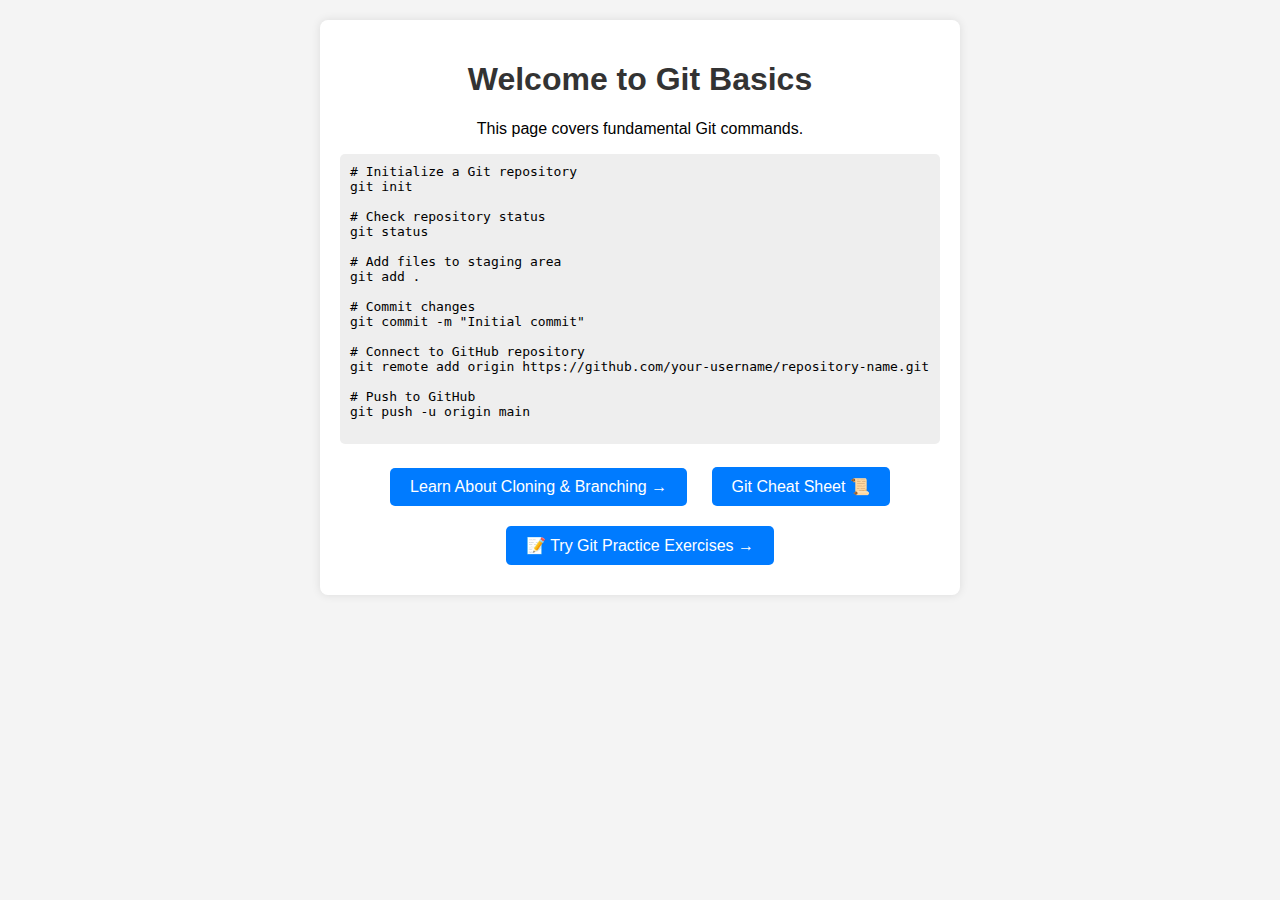
<file: index.html>
<!DOCTYPE html>
<html lang="en">
<head>
    <meta charset="UTF-8">
    <meta name="viewport" content="width=device-width, initial-scale=1.0">
    <title>Git Basics</title>
    <link rel="stylesheet" href="style.css">
</head>
<body>
    <div class="container">
        <h1>Welcome to Git Basics</h1>
        <p>This page covers fundamental Git commands.</p>
        
        <pre>
# Initialize a Git repository
git init

# Check repository status
git status

# Add files to staging area
git add .

# Commit changes
git commit -m "Initial commit"

# Connect to GitHub repository
git remote add origin https://github.com/your-username/repository-name.git

# Push to GitHub
git push -u origin main
        </pre>

        <a href="branching.html" class="btn">Learn About Cloning & Branching →</a>
        <a href="cheat-sheet.html" class="btn">Git Cheat Sheet 📜</a>
        <a href="practice.html" class="btn">📝 Try Git Practice Exercises →</a>
    </div>
</body>
</html>
</file>
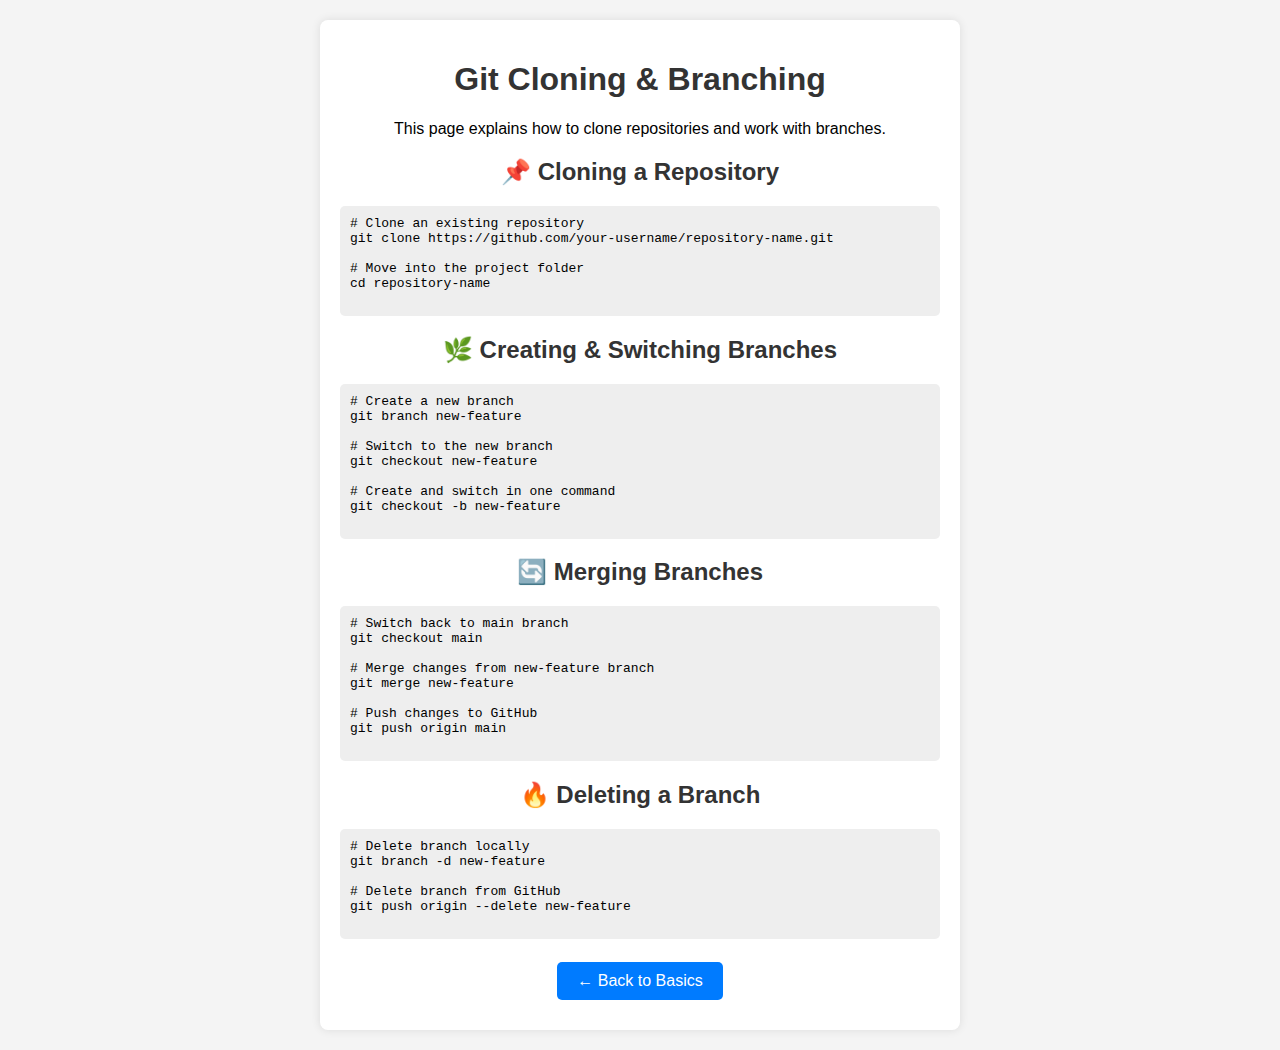
<file: branching.html>
<!DOCTYPE html>
<html lang="en">
<head>
    <meta charset="UTF-8">
    <meta name="viewport" content="width=device-width, initial-scale=1.0">
    <title>Git Cloning & Branching</title>
    <link rel="stylesheet" href="style.css">
</head>
<body>
    <div class="container">
        <h1>Git Cloning & Branching</h1>
        <p>This page explains how to clone repositories and work with branches.</p>

        <h2>📌 Cloning a Repository</h2>
        <pre>
# Clone an existing repository
git clone https://github.com/your-username/repository-name.git

# Move into the project folder
cd repository-name
        </pre>

        <h2>🌿 Creating & Switching Branches</h2>
        <pre>
# Create a new branch
git branch new-feature

# Switch to the new branch
git checkout new-feature

# Create and switch in one command
git checkout -b new-feature
        </pre>

        <h2>🔄 Merging Branches</h2>
        <pre>
# Switch back to main branch
git checkout main

# Merge changes from new-feature branch
git merge new-feature

# Push changes to GitHub
git push origin main
        </pre>

        <h2>🔥 Deleting a Branch</h2>
        <pre>
# Delete branch locally
git branch -d new-feature

# Delete branch from GitHub
git push origin --delete new-feature
        </pre>

        <a href="index.html" class="btn">← Back to Basics</a>
    </div>
</body>
</html>
</file>
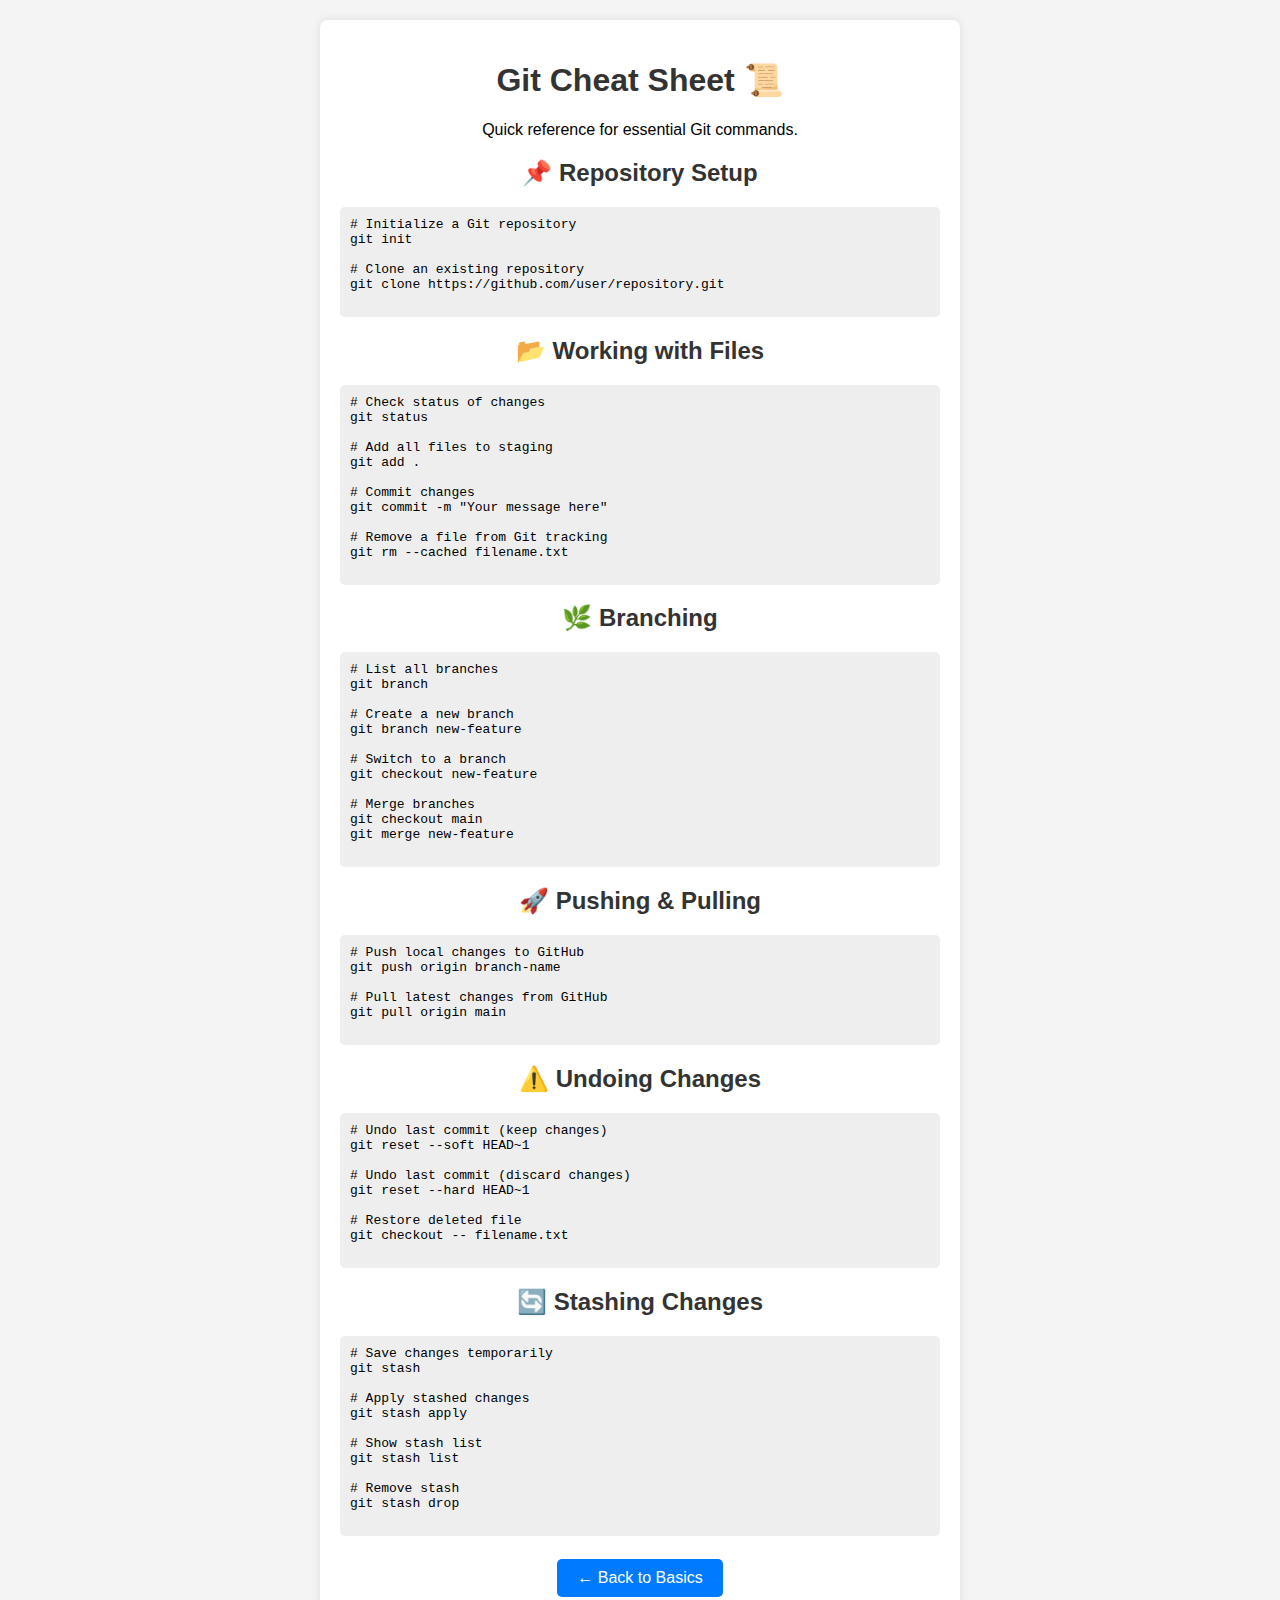
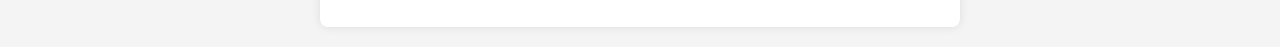
<file: cheat-sheet.html>
<!DOCTYPE html>
<html lang="en">
<head>
    <meta charset="UTF-8">
    <meta name="viewport" content="width=device-width, initial-scale=1.0">
    <title>Git Cheat Sheet</title>
    <link rel="stylesheet" href="style.css">
</head>
<body>
    <div class="container">
        <h1>Git Cheat Sheet 📜</h1>
        <p>Quick reference for essential Git commands.</p>

        <h2>📌 Repository Setup</h2>
        <pre>
# Initialize a Git repository
git init

# Clone an existing repository
git clone https://github.com/user/repository.git
        </pre>

        <h2>📂 Working with Files</h2>
        <pre>
# Check status of changes
git status

# Add all files to staging
git add .

# Commit changes
git commit -m "Your message here"

# Remove a file from Git tracking
git rm --cached filename.txt
        </pre>

        <h2>🌿 Branching</h2>
        <pre>
# List all branches
git branch

# Create a new branch
git branch new-feature

# Switch to a branch
git checkout new-feature

# Merge branches
git checkout main
git merge new-feature
        </pre>

        <h2>🚀 Pushing & Pulling</h2>
        <pre>
# Push local changes to GitHub
git push origin branch-name

# Pull latest changes from GitHub
git pull origin main
        </pre>

        <h2>⚠️ Undoing Changes</h2>
        <pre>
# Undo last commit (keep changes)
git reset --soft HEAD~1

# Undo last commit (discard changes)
git reset --hard HEAD~1

# Restore deleted file
git checkout -- filename.txt
        </pre>

        <h2>🔄 Stashing Changes</h2>
        <pre>
# Save changes temporarily
git stash

# Apply stashed changes
git stash apply

# Show stash list
git stash list

# Remove stash
git stash drop
        </pre>

        <a href="index.html" class="btn">← Back to Basics</a>
    </div>
</body>
</html>
</file>
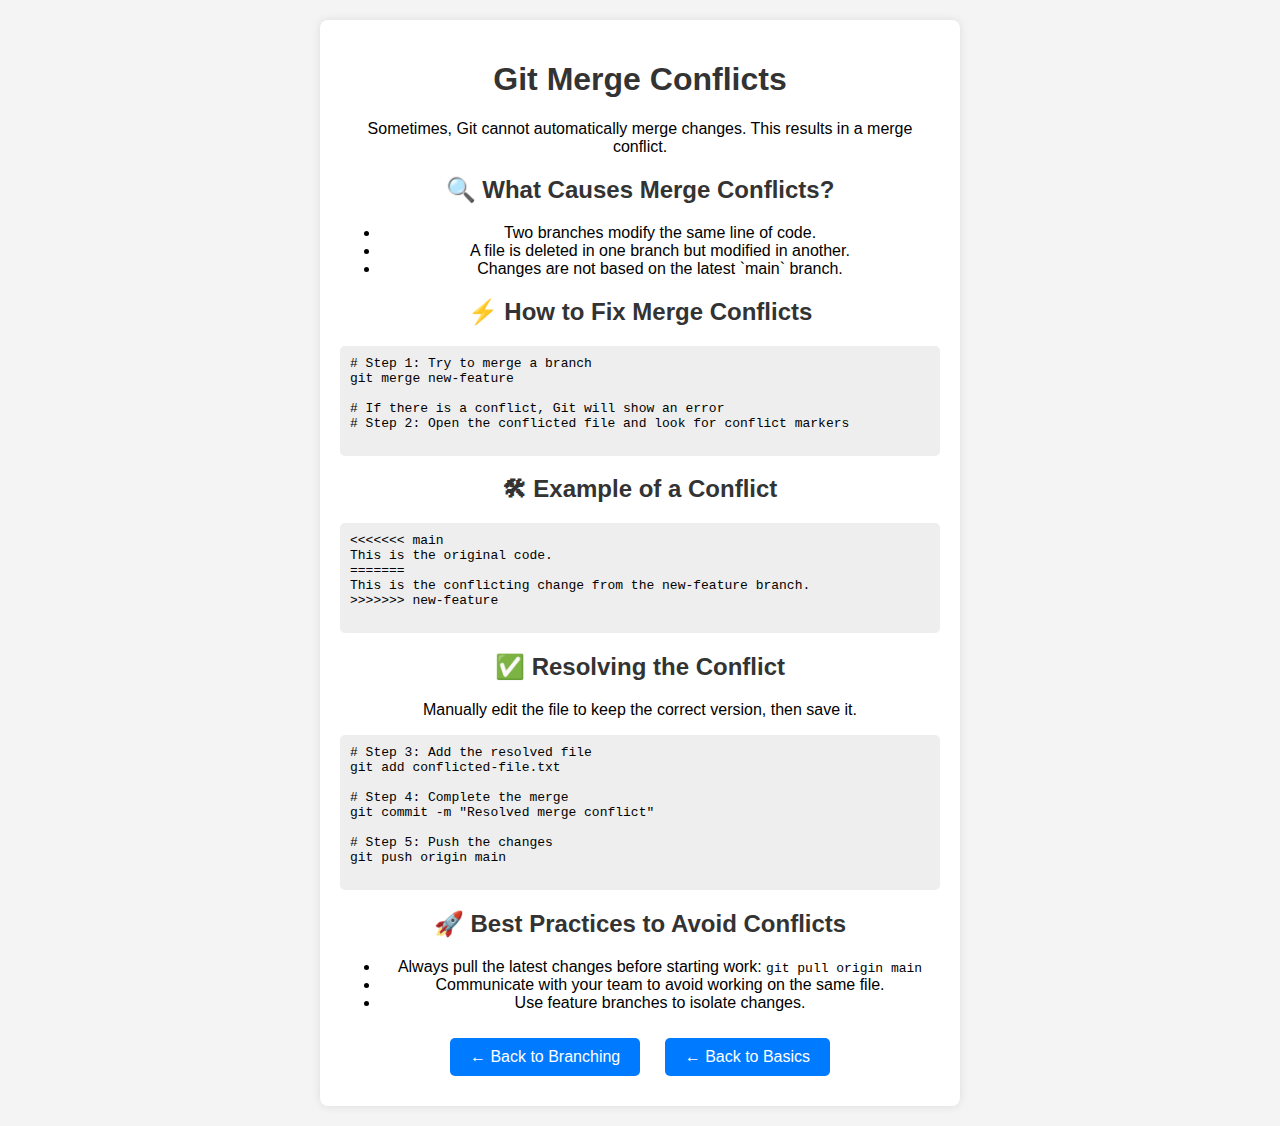
<file: merge-conflicts.html>
<!DOCTYPE html>
<html lang="en">
<head>
    <meta charset="UTF-8">
    <meta name="viewport" content="width=device-width, initial-scale=1.0">
    <title>Git Merge Conflicts</title>
    <link rel="stylesheet" href="style.css">
</head>
<body>
    <div class="container">
        <h1>Git Merge Conflicts</h1>
        <p>Sometimes, Git cannot automatically merge changes. This results in a merge conflict.</p>

        <h2>🔍 What Causes Merge Conflicts?</h2>
        <ul>
            <li>Two branches modify the same line of code.</li>
            <li>A file is deleted in one branch but modified in another.</li>
            <li>Changes are not based on the latest `main` branch.</li>
        </ul>

        <h2>⚡ How to Fix Merge Conflicts</h2>
        <pre>
# Step 1: Try to merge a branch
git merge new-feature

# If there is a conflict, Git will show an error
# Step 2: Open the conflicted file and look for conflict markers
        </pre>

        <h2>🛠 Example of a Conflict</h2>
        <pre>
<<<<<<< main
This is the original code.
=======
This is the conflicting change from the new-feature branch.
>>>>>>> new-feature
        </pre>

        <h2>✅ Resolving the Conflict</h2>
        <p>Manually edit the file to keep the correct version, then save it.</p>

        <pre>
# Step 3: Add the resolved file
git add conflicted-file.txt

# Step 4: Complete the merge
git commit -m "Resolved merge conflict"

# Step 5: Push the changes
git push origin main
        </pre>

        <h2>🚀 Best Practices to Avoid Conflicts</h2>
        <ul>
            <li>Always pull the latest changes before starting work: <code>git pull origin main</code></li>
            <li>Communicate with your team to avoid working on the same file.</li>
            <li>Use feature branches to isolate changes.</li>
        </ul>

        <a href="branching.html" class="btn">← Back to Branching</a>
        <a href="index.html" class="btn">← Back to Basics</a>
    </div>
</body>
</html>
</file>
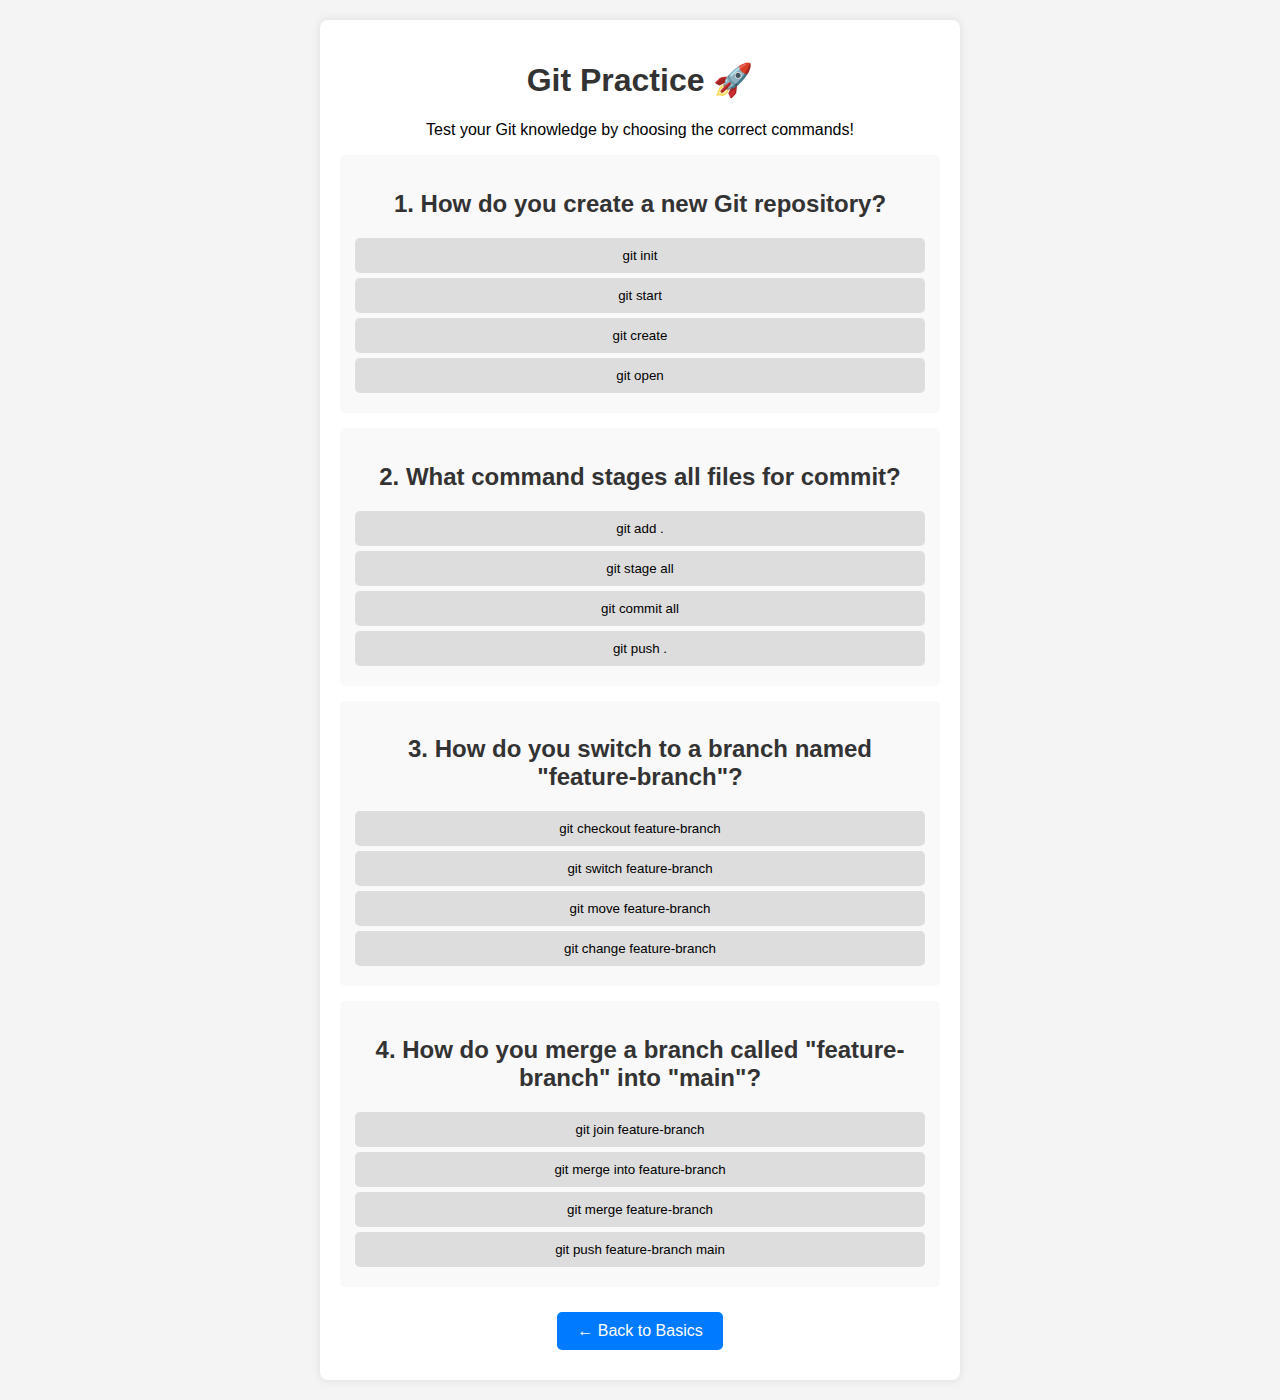
<file: practice.html>
<!DOCTYPE html>
<html lang="en">
<head>
    <meta charset="UTF-8">
    <meta name="viewport" content="width=device-width, initial-scale=1.0">
    <title>Git Practice</title>
    <link rel="stylesheet" href="style.css">
    <script defer src="script.js"></script>
</head>
<body>
    <div class="container">
        <h1>Git Practice 🚀</h1>
        <p>Test your Git knowledge by choosing the correct commands!</p>

        <div class="quiz">
            <h2>1. How do you create a new Git repository?</h2>
            <button class="option" onclick="checkAnswer(this, 'correct')">git init</button>
            <button class="option" onclick="checkAnswer(this, 'wrong')">git start</button>
            <button class="option" onclick="checkAnswer(this, 'wrong')">git create</button>
            <button class="option" onclick="checkAnswer(this, 'wrong')">git open</button>
        </div>

        <div class="quiz">
            <h2>2. What command stages all files for commit?</h2>
            <button class="option" onclick="checkAnswer(this, 'correct')">git add .</button>
            <button class="option" onclick="checkAnswer(this, 'wrong')">git stage all</button>
            <button class="option" onclick="checkAnswer(this, 'wrong')">git commit all</button>
            <button class="option" onclick="checkAnswer(this, 'wrong')">git push .</button>
        </div>

        <div class="quiz">
            <h2>3. How do you switch to a branch named "feature-branch"?</h2>
            <button class="option" onclick="checkAnswer(this, 'correct')">git checkout feature-branch</button>
            <button class="option" onclick="checkAnswer(this, 'wrong')">git switch feature-branch</button>
            <button class="option" onclick="checkAnswer(this, 'wrong')">git move feature-branch</button>
            <button class="option" onclick="checkAnswer(this, 'wrong')">git change feature-branch</button>
        </div>

        <div class="quiz">
            <h2>4. How do you merge a branch called "feature-branch" into "main"?</h2>
            <button class="option" onclick="checkAnswer(this, 'wrong')">git join feature-branch</button>
            <button class="option" onclick="checkAnswer(this, 'wrong')">git merge into feature-branch</button>
            <button class="option" onclick="checkAnswer(this, 'correct')">git merge feature-branch</button>
            <button class="option" onclick="checkAnswer(this, 'wrong')">git push feature-branch main</button>
        </div>

        <a href="index.html" class="btn">← Back to Basics</a>
    </div>
</body>
</html>
</file>
<file: style.css>
body {
    font-family: Arial, sans-serif;
    background-color: #f4f4f4;
    margin: 0;
    padding: 20px;
    text-align: center;
}

.container {
    background: white;
    padding: 20px;
    border-radius: 8px;
    box-shadow: 0px 0px 10px rgba(0, 0, 0, 0.1);
    max-width: 600px;
    margin: auto;
}

h1, h2 {
    color: #333;
}

pre {
    text-align: left;
    background: #eee;
    padding: 10px;
    border-radius: 5px;
    overflow-x: auto;
}

.btn {
    display: inline-block;
    margin: 10px;
    padding: 10px 20px;
    background: #007bff;
    color: white;
    text-decoration: none;
    border-radius: 5px;
}

.btn:hover {
    background: #0056b3;
}

.quiz {
    background: #f9f9f9;
    padding: 15px;
    margin: 15px 0;
    border-radius: 5px;
}

.option {
    display: block;
    width: 100%;
    padding: 10px;
    margin: 5px 0;
    border: none;
    background: #ddd;
    cursor: pointer;
    border-radius: 5px;
}

.option:hover {
    background: #ccc;
}

.correct {
    background: #28a745 !important;
    color: white;
}

.wrong {
    background: #dc3545 !important;
    color: white;
}
</file>
